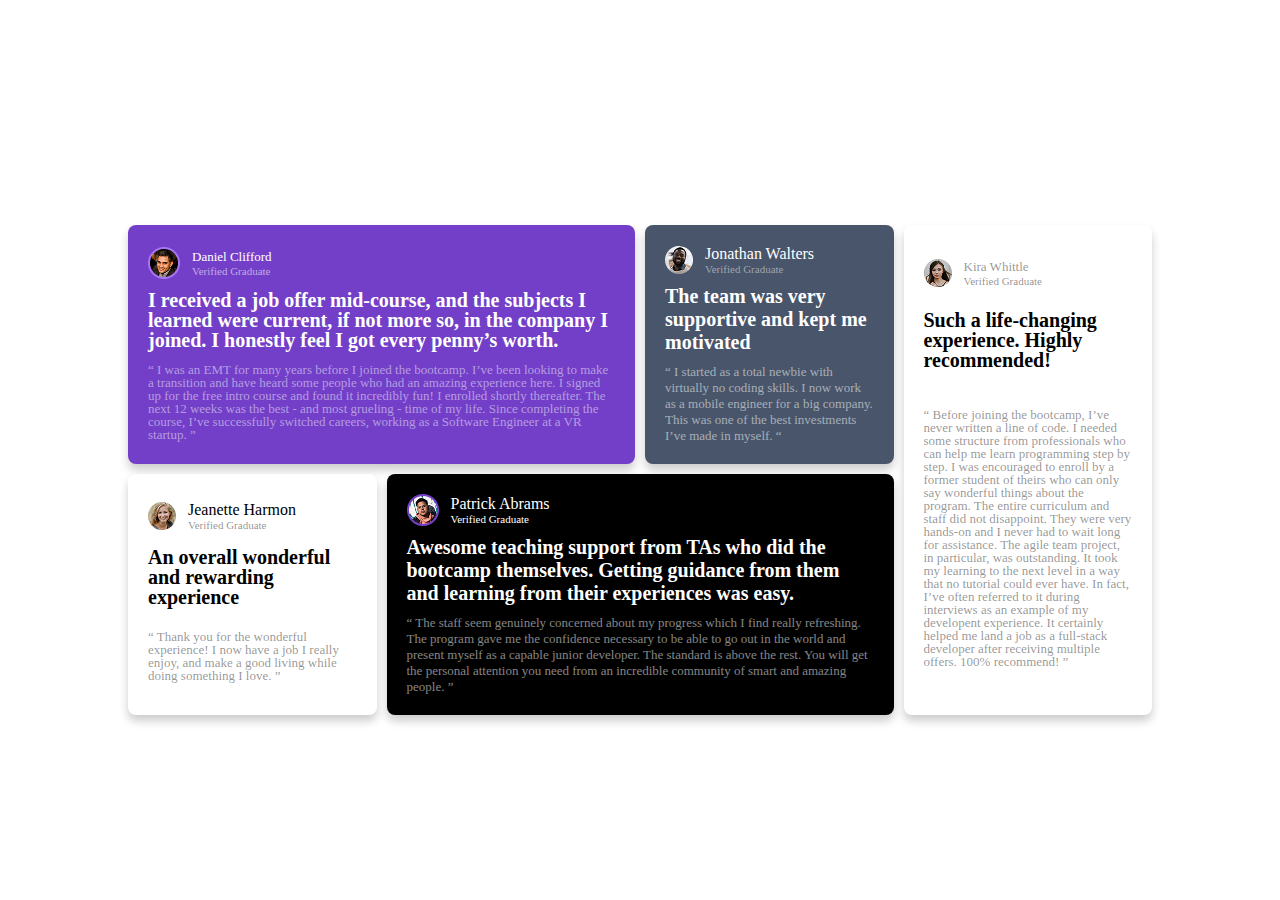
<file: index.html>
<!DOCTYPE html>
<html lang="en">
  <head>
    <meta charset="UTF-8" />
    <meta name="viewport" content="width=device-width, initial-scale=1.0" />
    <link rel="stylesheet" href="style.css" />
    <title>document</title>
  </head>
  <body>
    <div class="container">
      <div class="violet">
        <div class="pic">
          <img src="Oval.png" alt="danielcliffordphoto" />
          <div class="name">
            <p class="named">Daniel Clifford</p>
            <p class="VG1">Verified Graduate</p>
          </div>
        </div>
        <p class="heeder">
          I received a job offer mid-course, and the subjects I learned were
          current, if not more so, in the company I joined. I honestly feel I
          got every penny’s worth.
        </p>
        <p class="text">
          “ I was an EMT for many years before I joined the bootcamp. I’ve been
          looking to make a transition and have heard some people who had an
          amazing experience here. I signed up for the free intro course and
          found it incredibly fun! I enrolled shortly thereafter. The next 12
          weeks was the best - and most grueling - time of my life. Since
          completing the course, I’ve successfully switched careers, working as
          a Software Engineer at a VR startup. ”
        </p>
      </div>
      <div class="gray">
        <div class="pic1">
          <img src="jonathan.png" alt="jonathanwaltersphoto" />
          <div class="name1">
            <p class="namej">Jonathan Walters</p>
            <p class="VG">Verified Graduate</p>
          </div>
        </div>
        <p class="heeder1">
          The team was very supportive and kept me motivated
        </p>
        <p class="text1">
          “ I started as a total newbie with virtually no coding skills. I now
          work as a mobile engineer for a big company. This was one of the best
          investments I’ve made in myself. “
        </p>
      </div>
      <div class="whitesmall">
        <div class="pic2">
          <img src="Jeanette.png" alt="jeanetteharmon" />
          <div class="name2">
            <p class="namejean">Jeanette Harmon</p>
            <p class="VG2">Verified Graduate</p>
          </div>
        </div>
        <p class="heeder2">An overall wonderful and rewarding experience</p>
        <p class="text2">
          “ Thank you for the wonderful experience! I now have a job I really
          enjoy, and make a good living while doing something I love. ”
        </p>
      </div>
      <div class="black">
        <div class="pic3">
          <img src="Patrick.png" alt="patrickabrams" />
          <div class="name3">
            <p class="namep">Patrick Abrams</p>
            <p class="VG3">Verified Graduate</p>
          </div>
        </div>
        <p class="heeder3">
          Awesome teaching support from TAs who did the bootcamp themselves.
          Getting guidance from them and learning from their experiences was
          easy.
        </p>
        <p class="text3">
          “ The staff seem genuinely concerned about my progress which I find
          really refreshing. The program gave me the confidence necessary to be
          able to go out in the world and present myself as a capable junior
          developer. The standard is above the rest. You will get the personal
          attention you need from an incredible community of smart and amazing
          people. ”
        </p>
      </div>
      <div class="white">
        <div class="pic4">
          <img src="Kira.png" alt="kirawhittle" />
          <div class="name4">
            <p class="namek">Kira Whittle</p>
            <p class="VG4">Verified Graduate</p>
          </div>
        </div>
        <p class="heeder4">
          Such a life-changing experience. Highly recommended!
        </p>
        <p class="text4">
          “ Before joining the bootcamp, I’ve never written a line of code. I
          needed some structure from professionals who can help me learn
          programming step by step. I was encouraged to enroll by a former
          student of theirs who can only say wonderful things about the program.
          The entire curriculum and staff did not disappoint. They were very
          hands-on and I never had to wait long for assistance. The agile team
          project, in particular, was outstanding. It took my learning to the
          next level in a way that no tutorial could ever have. In fact, I’ve
          often referred to it during interviews as an example of my developent
          experience. It certainly helped me land a job as a full-stack
          developer after receiving multiple offers. 100% recommend! ”
        </p>
      </div>
    </div>
  </body>
</html>
</file>
<file: style.css>
* {
    margin: 0;
    padding: 0;
    box-sizing: border-box;
}
body {
    background-color: white;
    display: flex;
    justify-content: center;
    align-items: center;
    height: 100vh;
}
.container {
    display: flex;
    width: 80%;
    height: 50vh;
    display: grid;
    grid-template-columns: repeat(4, 1fr);
    grid-template-rows: repeat(2, 1fr);
    grid-template-areas: 
        "violet violet gray white"
        "whitesmall black black white";
    gap: 10px;
}
.violet {
    background-color: #733FC8;
    grid-area: violet;
    border-radius: 8px;
    display: grid;
    padding: 20px;
    gap: 10px;
    box-shadow: 0 6px 10px rgba(0, 0, 0, 0.2);     
}
        .heeder {
            font-weight: 600;
            font-size: 20px;
            line-height: 100%;
            letter-spacing: 0px;
            color: white;
        }
        .text {
            font-weight: 500;
            font-size: 13px;
            line-height: 100%;
            letter-spacing: 0px;
            color: rgba(255, 255, 255, 0.486);
        }
        .named {
            font-weight: 500;
            font-size: 13px;
            color: white;
        }
        .VG1 {
            font-weight: 500;
            font-size: 11px;
            color: rgba(255, 255, 255, 0.555);
        }
        .pic {
            display: flex;
            flex-direction: row;
            align-items: center;
            gap: 12px;            
        }
       
.gray {
    background-color: #48556A;
    grid-area: gray;
    border-radius: 8px;
    display: grid;
    padding: 20px;
    gap: 10px; 
    box-shadow: 0 6px 10px rgba(0, 0, 0, 0.2);   
}
        .namej {
            width: 90;
            height: 13;
            color: white;
        }
        .VG {
            font-weight: 500;
            font-size: 11px;
            color: rgba(255, 255, 255, 0.473);
        }
        .text1 {
            font-weight: 500;
            font-size: 13px;
            color: rgba(255, 255, 255, 0.534);
        }
        .heeder1 {
            font-weight: 600;
            font-size: 20px;
            color: white;
        }  
        .pic1 {
            display: flex;
            flex-direction: row;
            align-items: center; 
            gap: 12px;           
        }
.whitesmall {
    background-color: white;
    border: 1px black;
    grid-area: whitesmall;
    border-radius: 8px;
    display: grid;
    padding: 20px;
    gap: 10px;
    box-shadow: 0 6px 10px rgba(0, 0, 0, 0.2);
}
        .heeder2 {
            font-weight: 600;
            font-size: 20px;
            line-height: 100%;
            letter-spacing: 0px;
            color: black;
        }
        .text2 {
            font-weight: 500;
            font-size: 13px;
            line-height: 100%;
            letter-spacing: 0px;
            color: rgba(0, 0, 0, 0.432);
        }
        .nameJean {
            font-weight: 500;
            font-size: 13px;
            color: rgba(0, 0, 0, 0.432);
        }
        .VG2 {
            font-weight: 500;
            font-size: 11px;
            color:rgba(0, 0, 0, 0.452);
        }
        .pic2 {
            display: flex;
            flex-direction: row;
            align-items: center;
            gap: 12px;            
        }
.black {    
    background-color: black;
    grid-area: black;
    border-radius: 8px;
    display: grid;
    padding: 20px;
    gap: 10px;
    box-shadow: 0 6px 10px rgba(0, 0, 0, 0.2);   
}
        .namep {
            width: 90;
            height: 13;
            color: white;
        }
        .VG3 {
            font-weight: 500;
            font-size: 11px;
            color: white;

        }
        .text3 {
            font-weight: 500;
            font-size: 13px;
            color: rgba(255, 255, 255, 0.534);
        }
        .heeder3 {
            font-weight: 600;
            font-size: 20px;
            color: white;
        }
         .pic3 {
            display: flex;
            flex-direction: row;
            align-items: center;
            gap: 12px;            
        }
.white {
    background-color: white;
    border: 1px black;
    grid-area: white;
    border-radius: 8px;
    display: grid;
    padding: 20px;
    gap: 10px; 
    box-shadow: 0 6px 10px rgba(0, 0, 0, 0.2); 
}
        .heeder4 {
            font-weight: 600;
            font-size: 20px;
            line-height: 100%;
            letter-spacing: 0px;
            color: black;
        }
        .text4 {
            font-weight: 500;
            font-size: 13px;
            line-height: 100%;
            letter-spacing: 0px;
            color: rgba(0, 0, 0, 0.432);
        }
        .namek {
            font-weight: 500;
            font-size: 13px;
            color: rgba(0, 0, 0, 0.432);
        }
        .VG4 {
            font-weight: 500;
            font-size: 11px;
            color:rgba(0, 0, 0, 0.452);
        }
        .pic4 {
            display: flex;
            flex-direction: row;
            align-items: center;
            gap: 12px;            
        }
</file>
